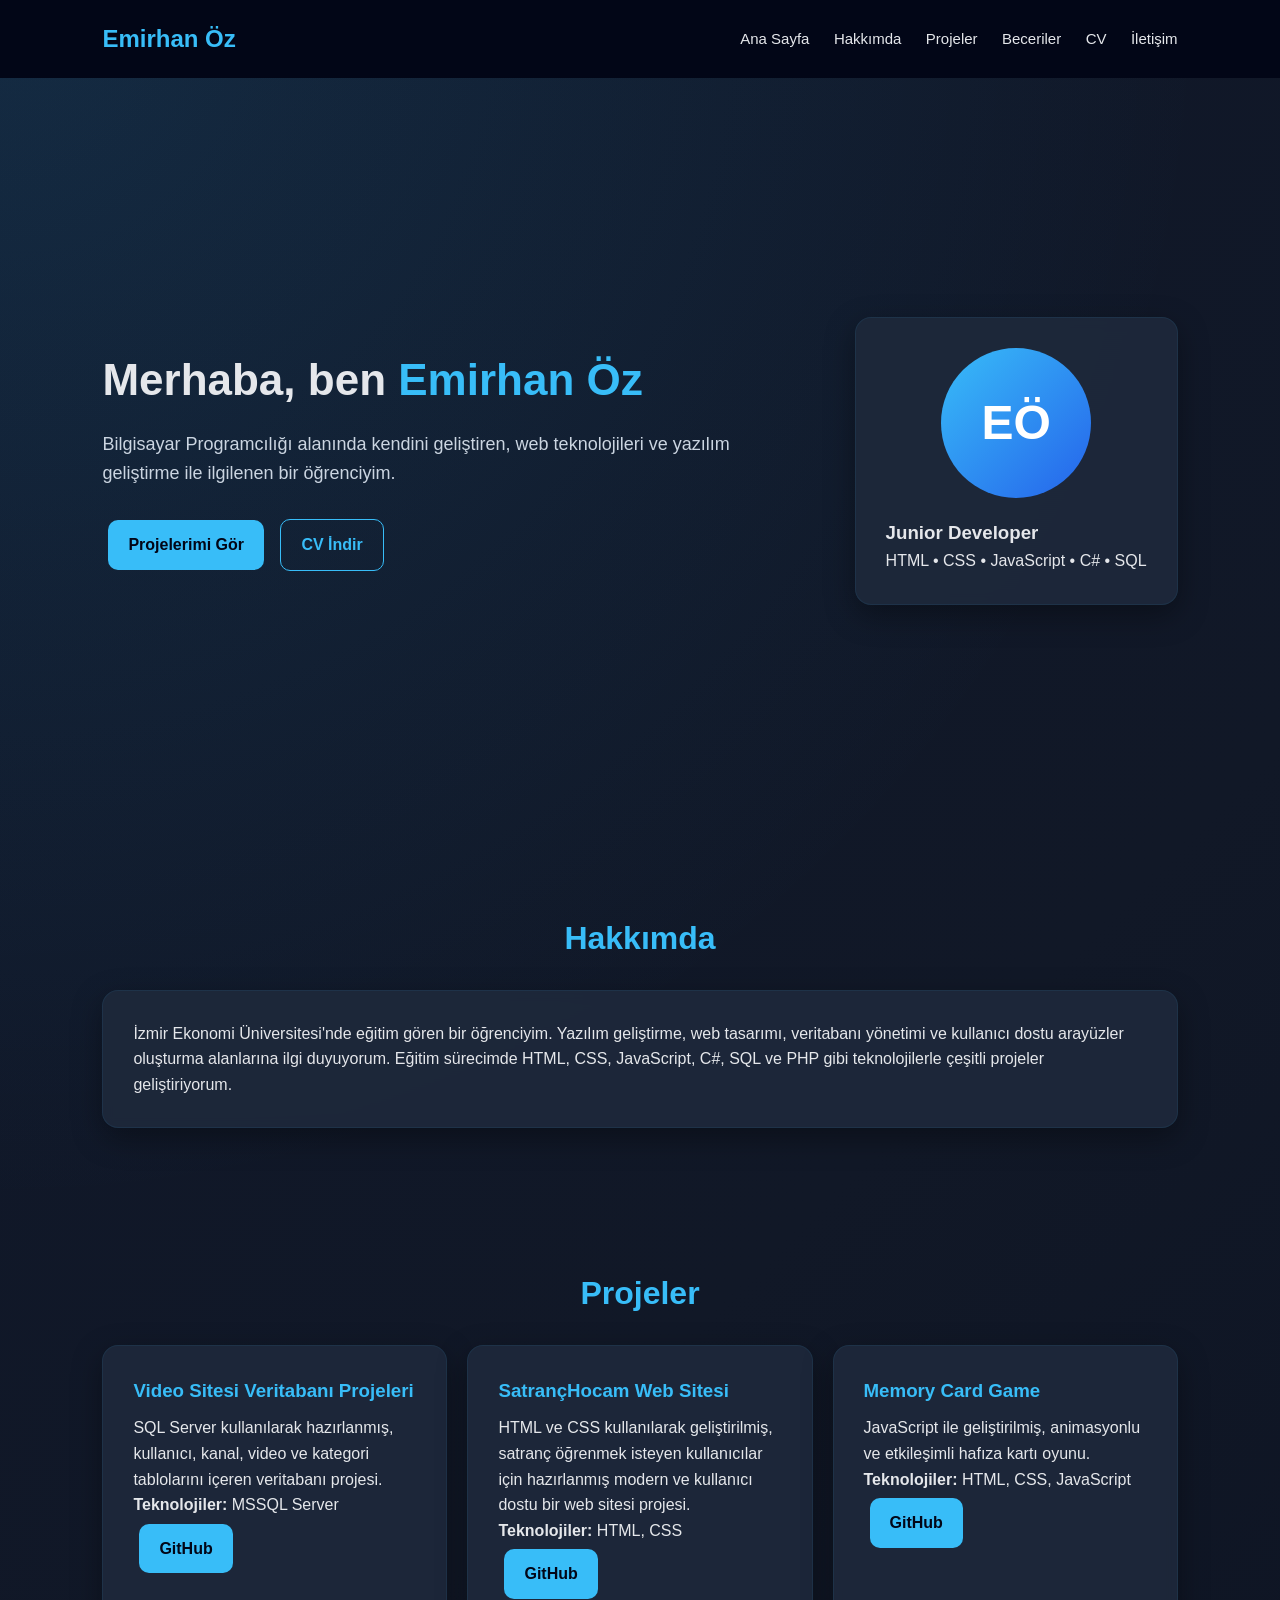
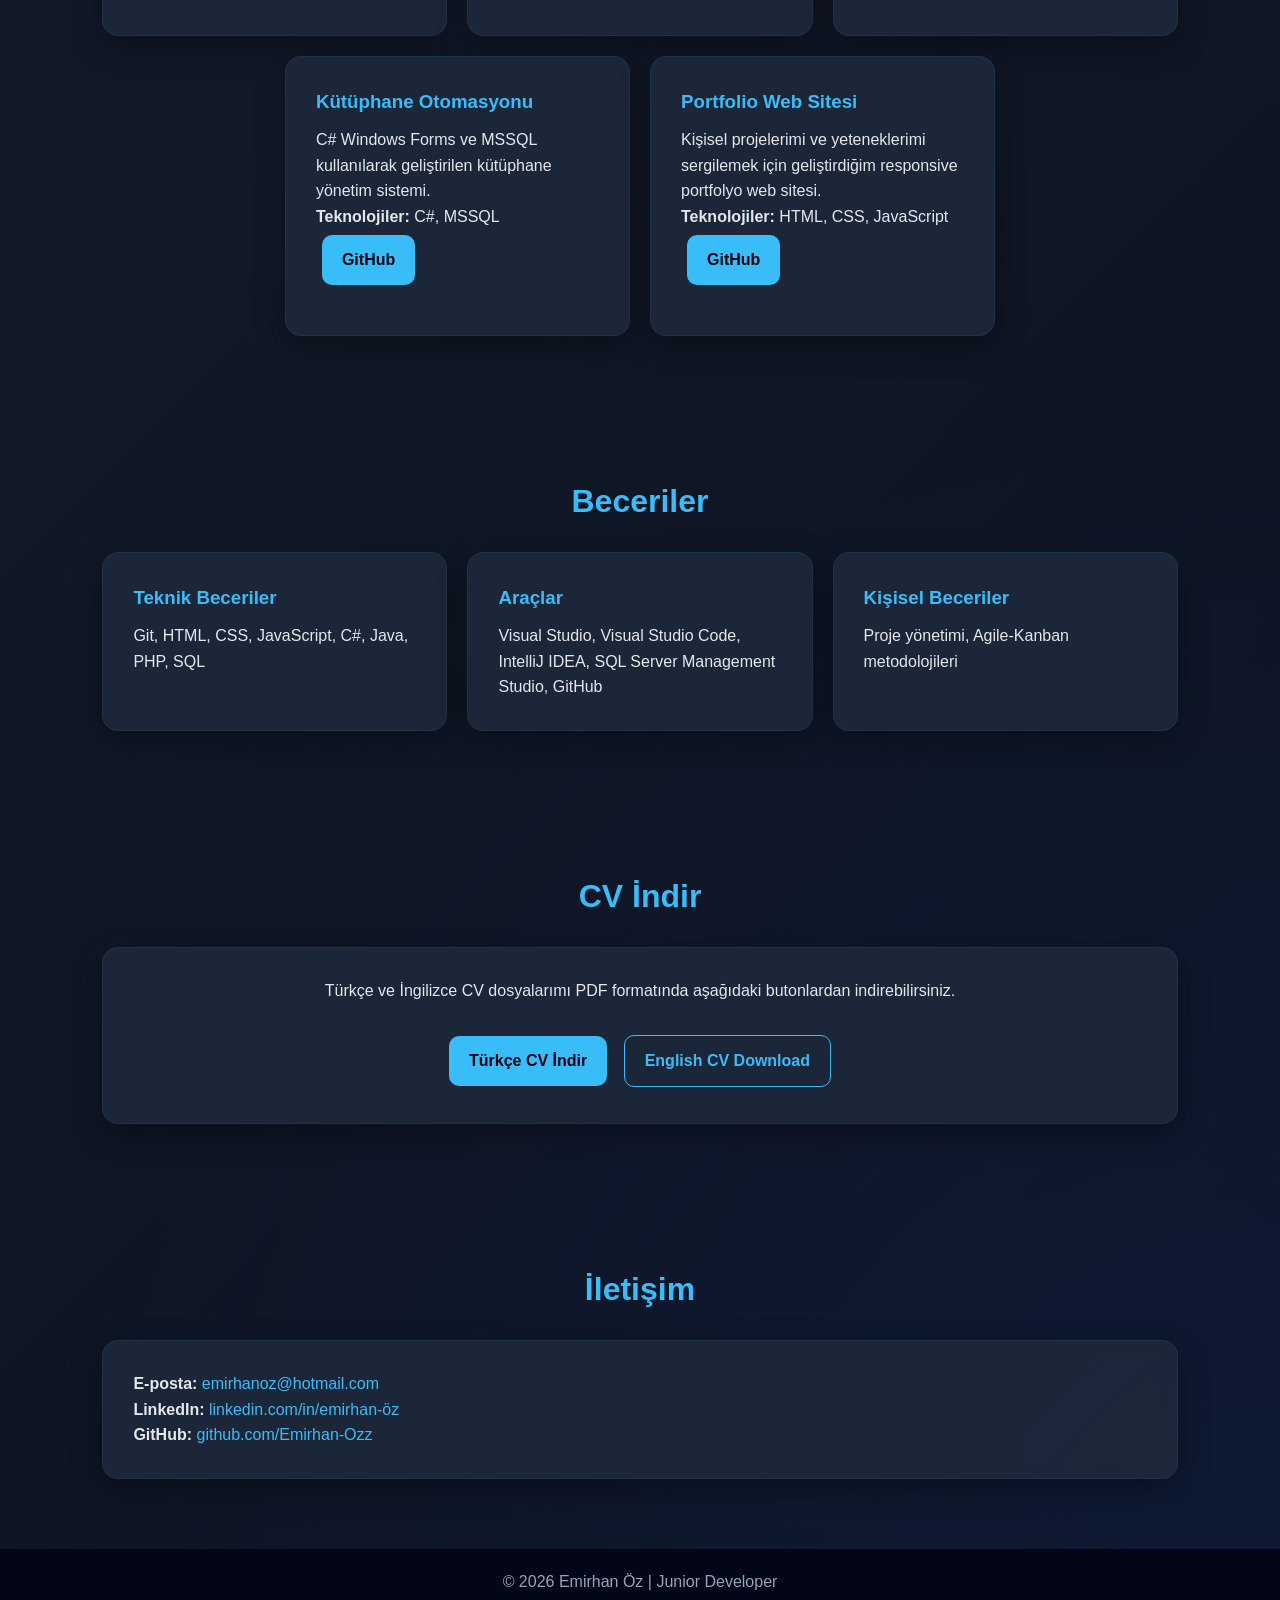
<file: index.html>
<!DOCTYPE html>
<html lang="tr">
<head>
    <meta charset="UTF-8" />
    <meta name="viewport" content="width=device-width, initial-scale=1.0" />
    <title>Emirhan Öz | Portfolyo</title>
    <link rel="stylesheet" href="style.css" />
    <link rel="icon" type="image/png" href="foto.png">
</head>
<body>
    <header>
        <h1>Emirhan Öz</h1>
        <nav>
            <a href="#home">Ana Sayfa</a>
            <a href="#about">Hakkımda</a>
            <a href="#projects">Projeler</a>
            <a href="#skills">Beceriler</a>
            <a href="#cv">CV</a>
            <a href="#contact">İletişim</a>
        </nav>
    </header>

    <section class="hero" id="home">
        <div class="hero-text">
            <h2>Merhaba, ben <span>Emirhan Öz</span></h2>
            <p>Bilgisayar Programcılığı alanında kendini geliştiren, web teknolojileri ve yazılım geliştirme ile ilgilenen bir öğrenciyim.</p>
            <a href="#projects" class="btn">Projelerimi Gör</a>
            <a href="#cv" class="btn btn-outline">CV İndir</a>
        </div>

        <div class="hero-card">
            <div class="profile-circle">EÖ</div>
            <h3>Junior Developer</h3>
            <p>HTML • CSS • JavaScript • C# • SQL</p>
        </div>
    </section>

    <section class="about" id="about">
        <h2 class="section-title">Hakkımda</h2>
        <div class="about-box">
            <p>İzmir Ekonomi Üniversitesi'nde eğitim gören bir öğrenciyim. Yazılım geliştirme, web tasarımı, veritabanı yönetimi ve kullanıcı dostu arayüzler oluşturma alanlarına ilgi duyuyorum. Eğitim sürecimde HTML, CSS, JavaScript, C#, SQL ve PHP gibi teknolojilerle çeşitli projeler geliştiriyorum.</p>
        </div>
    </section>

    <section class="projects" id="projects">
        <h2 class="section-title">Projeler</h2>

        <div class="project-grid">
            <div class="project-card">
                <h3>Video Sitesi Veritabanı Projeleri</h3>
                <p>SQL Server kullanılarak hazırlanmış, kullanıcı, kanal, video ve kategori tablolarını içeren veritabanı projesi.</p>
                <p><strong>Teknolojiler:</strong> MSSQL Server</p>
                <a href="https://github.com/Emirhan-Ozz/MSSQL_Projeler" class="btn" target="_blank">GitHub</a>
            </div>

            <div class="project-card">
                <h3>SatrançHocam Web Sitesi</h3>
                <p>HTML ve CSS kullanılarak geliştirilmiş, satranç öğrenmek isteyen kullanıcılar için hazırlanmış modern ve kullanıcı dostu bir web sitesi projesi.</p>
                <p><strong>Teknolojiler:</strong> HTML, CSS</p>
                <a href="https://github.com/Emirhan-Ozz/20252425222_SatrancHocamProje" class="btn" target="_blank">GitHub</a>
            </div>

            <div class="project-card">
                <h3>Memory Card Game</h3>
                <p>JavaScript ile geliştirilmiş, animasyonlu ve etkileşimli hafıza kartı oyunu.</p>
                <p><strong>Teknolojiler:</strong> HTML, CSS, JavaScript</p>
                <a href="https://github.com/Emirhan-Ozz/MemoryCardGame" class="btn" target="_blank">GitHub</a>
            </div>

            <div class="project-card">
                <h3>Kütüphane Otomasyonu</h3>
                <p>C# Windows Forms ve MSSQL kullanılarak geliştirilen kütüphane yönetim sistemi.</p>
                <p><strong>Teknolojiler:</strong> C#, MSSQL</p>
                <a href="https://github.com/Emirhan-Ozz/KutuphaneOtomasyonu" class="btn" target="_blank">GitHub</a>
            </div>

            <div class="project-card">
                <h3>Portfolio Web Sitesi</h3>
                <p>Kişisel projelerimi ve yeteneklerimi sergilemek için geliştirdiğim responsive portfolyo web sitesi.</p>
                <p><strong>Teknolojiler:</strong> HTML, CSS, JavaScript</p>
                <a href="https://github.com/Emirhan-Ozz/Portfolyo-Sitesi" class="btn" target="_blank">GitHub</a>
            </div>
        </div>
    </section>

    <section class="skills" id="skills">
        <h2 class="section-title">Beceriler</h2>
        <div class="skill-grid">
            <div class="skill-card">
                <h3>Teknik Beceriler</h3>
                <p>Git, HTML, CSS, JavaScript, C#, Java, PHP, SQL</p>
            </div>

            <div class="skill-card">
                <h3>Araçlar</h3>
                <p>Visual Studio, Visual Studio Code, IntelliJ IDEA, SQL Server Management Studio, GitHub</p>
            </div>

            <div class="skill-card">
                <h3>Kişisel Beceriler</h3>
                <p>Proje yönetimi, Agile-Kanban metodolojileri</p>
            </div>
        </div>
    </section>

    <section class="cv" id="cv">
        <h2 class="section-title">CV İndir</h2>
        <div class="cv-box">
            <p>Türkçe ve İngilizce CV dosyalarımı PDF formatında aşağıdaki butonlardan indirebilirsiniz.</p>
            <br>
            <a href="Emirhan Öz CV2026 Türkçe.pdf" class="btn" download>Türkçe CV İndir</a>
            <a href="Emirhan Öz CV2026 English.pdf" class="btn btn-outline" download>English CV Download</a>
        </div>
    </section>

    <section class="contact" id="contact">
        <h2 class="section-title">İletişim</h2>
        <div class="contact-box">
            <p><strong>E-posta:</strong> <a href="mailto:emirhanoz@hotmail.com">emirhanoz@hotmail.com</a></p>
            <p><strong>LinkedIn:</strong> <a href="https://www.linkedin.com/in/emirhan-%C3%B6z-a84a38223/" target="_blank">linkedin.com/in/emirhan-öz</a></p>
            <p><strong>GitHub:</strong> <a href="https://github.com/Emirhan-Ozz" target="_blank">github.com/Emirhan-Ozz</a></p>
        </div>
    </section>

    <footer>
        <p>© 2026 Emirhan Öz | Junior Developer</p>
    </footer>

    <script src="script.js"></script>
</body>
</html>
</file>
<file: style.css>
* {
    margin: 0;
    padding: 0;
    box-sizing: border-box;
    font-family: Arial, sans-serif;
}

html {
    scroll-behavior: smooth;
}

body {
    background:
        radial-gradient(circle at top left, rgba(56, 189, 248, 0.12), transparent 35%),
        radial-gradient(circle at bottom right, rgba(37, 99, 235, 0.10), transparent 35%),
        linear-gradient(135deg, #0f172a 0%, #111827 45%, #0b1120 100%);
    color: #e5e7eb;
    line-height: 1.6;
    min-height: 100vh;
}

header {
    background-color: #020617;
    padding: 20px 8%;
    display: flex;
    justify-content: space-between;
    align-items: center;
    position: sticky;
    top: 0;
    z-index: 1000;
}

header h1 {
    color: #38bdf8;
    font-size: 24px;
}

nav a {
    color: #e5e7eb;
    text-decoration: none;
    margin-left: 20px;
    font-size: 15px;
}

nav a:hover {
    color: #38bdf8;
}

section {
    padding: 70px 8%;
}

.section-title {
    font-size: 32px;
    color: #38bdf8;
    margin-bottom: 25px;
    text-align: center;
}

.hero {
    min-height: 85vh;
    display: flex;
    align-items: center;
    justify-content: space-between;
    gap: 40px;
}

.hero-text {
    max-width: 650px;
}

.hero-text h2 {
    font-size: 44px;
    margin-bottom: 15px;
}

.hero-text h2 span {
    color: #38bdf8;
}

.hero-text p {
    font-size: 18px;
    color: #cbd5e1;
    margin-bottom: 25px;
}

.hero-card,
.about-box,
.cv-box,
.contact-box,
.skill-card {
    background-color: rgba(30, 41, 59, 0.92);
    padding: 30px;
    border-radius: 16px;
    box-shadow: 0 10px 30px rgba(0, 0, 0, 0.35);
    backdrop-filter: blur(6px);
    border: 1px solid rgba(56, 189, 248, 0.08);
}

.profile-circle {
    width: 150px;
    height: 150px;
    border-radius: 50%;
    background: linear-gradient(135deg, #38bdf8, #2563eb);
    margin: 0 auto 20px;
    display: flex;
    align-items: center;
    justify-content: center;
    font-size: 48px;
    font-weight: bold;
    color: white;
}

.btn {
    display: inline-block;
    background-color: #38bdf8;
    color: #020617;
    padding: 12px 20px;
    border-radius: 10px;
    text-decoration: none;
    font-weight: bold;
    margin: 6px;
}

.btn:hover {
    background-color: #0ea5e9;
}

.btn-outline {
    background-color: transparent;
    color: #38bdf8;
    border: 1px solid #38bdf8;
}

.project-grid {
    display: grid;
    grid-template-columns: repeat(6, 1fr);
    gap: 20px;
}

.project-card {
    background-color: rgba(30, 41, 59, 0.92);
    padding: 30px;
    border-radius: 16px;
    box-shadow: 0 10px 30px rgba(0, 0, 0, 0.35);
    backdrop-filter: blur(6px);
    border: 1px solid rgba(56, 189, 248, 0.08);
    min-height: 280px;
}

.project-card:nth-child(1) {
    grid-column: 1 / 3;
}

.project-card:nth-child(2) {
    grid-column: 3 / 5;
}

.project-card:nth-child(3) {
    grid-column: 5 / 7;
}

.project-card:nth-child(4) {
    grid-column: 2 / 4;
}

.project-card:nth-child(5) {
    grid-column: 4 / 6;
}

.project-card h3,
.skill-card h3 {
    color: #38bdf8;
    margin-bottom: 10px;
}

.skill-grid {
    display: grid;
    grid-template-columns: repeat(auto-fit, minmax(240px, 1fr));
    gap: 20px;
}

.cv-box {
    text-align: center;
}

.contact-box a {
    color: #38bdf8;
    text-decoration: none;
}

footer {
    background-color: #020617;
    text-align: center;
    padding: 20px;
    color: #94a3b8;
}

@media (max-width: 992px) {
    .hero {
        flex-direction: column;
        text-align: center;
    }

    .hero-text {
        max-width: 100%;
    }

    .hero-card {
        width: 100%;
        max-width: 350px;
    }

    .project-grid {
        grid-template-columns: repeat(2, 1fr);
    }

    .project-card:nth-child(1),
    .project-card:nth-child(2),
    .project-card:nth-child(3),
    .project-card:nth-child(4),
    .project-card:nth-child(5) {
        grid-column: auto;
    }
}

@media (max-width: 768px) {
    header {
        flex-direction: column;
        gap: 15px;
        padding: 18px 5%;
    }

    nav {
        text-align: center;
    }

    nav a {
        display: inline-block;
        margin: 6px 8px;
        font-size: 14px;
    }

    section {
        padding: 50px 5%;
    }

    .hero {
        min-height: auto;
        padding-top: 60px;
    }

    .hero-text h2 {
        font-size: 32px;
    }

    .hero-text p {
        font-size: 16px;
    }

    .section-title {
        font-size: 28px;
    }

    .project-grid,
    .skill-grid {
        grid-template-columns: 1fr;
    }

    .about-box,
    .cv-box,
    .contact-box,
    .project-card,
    .skill-card {
        padding: 22px;
    }
}

@media (max-width: 480px) {
    header h1 {
        font-size: 20px;
    }

    nav a {
        font-size: 13px;
        margin: 5px;
    }

    .hero-text h2 {
        font-size: 27px;
    }

    .profile-circle {
        width: 120px;
        height: 120px;
        font-size: 38px;
    }

    .btn {
        display: block;
        width: 100%;
        text-align: center;
        margin: 10px 0;
    }

    .section-title {
        font-size: 24px;
    }
}
</file>
